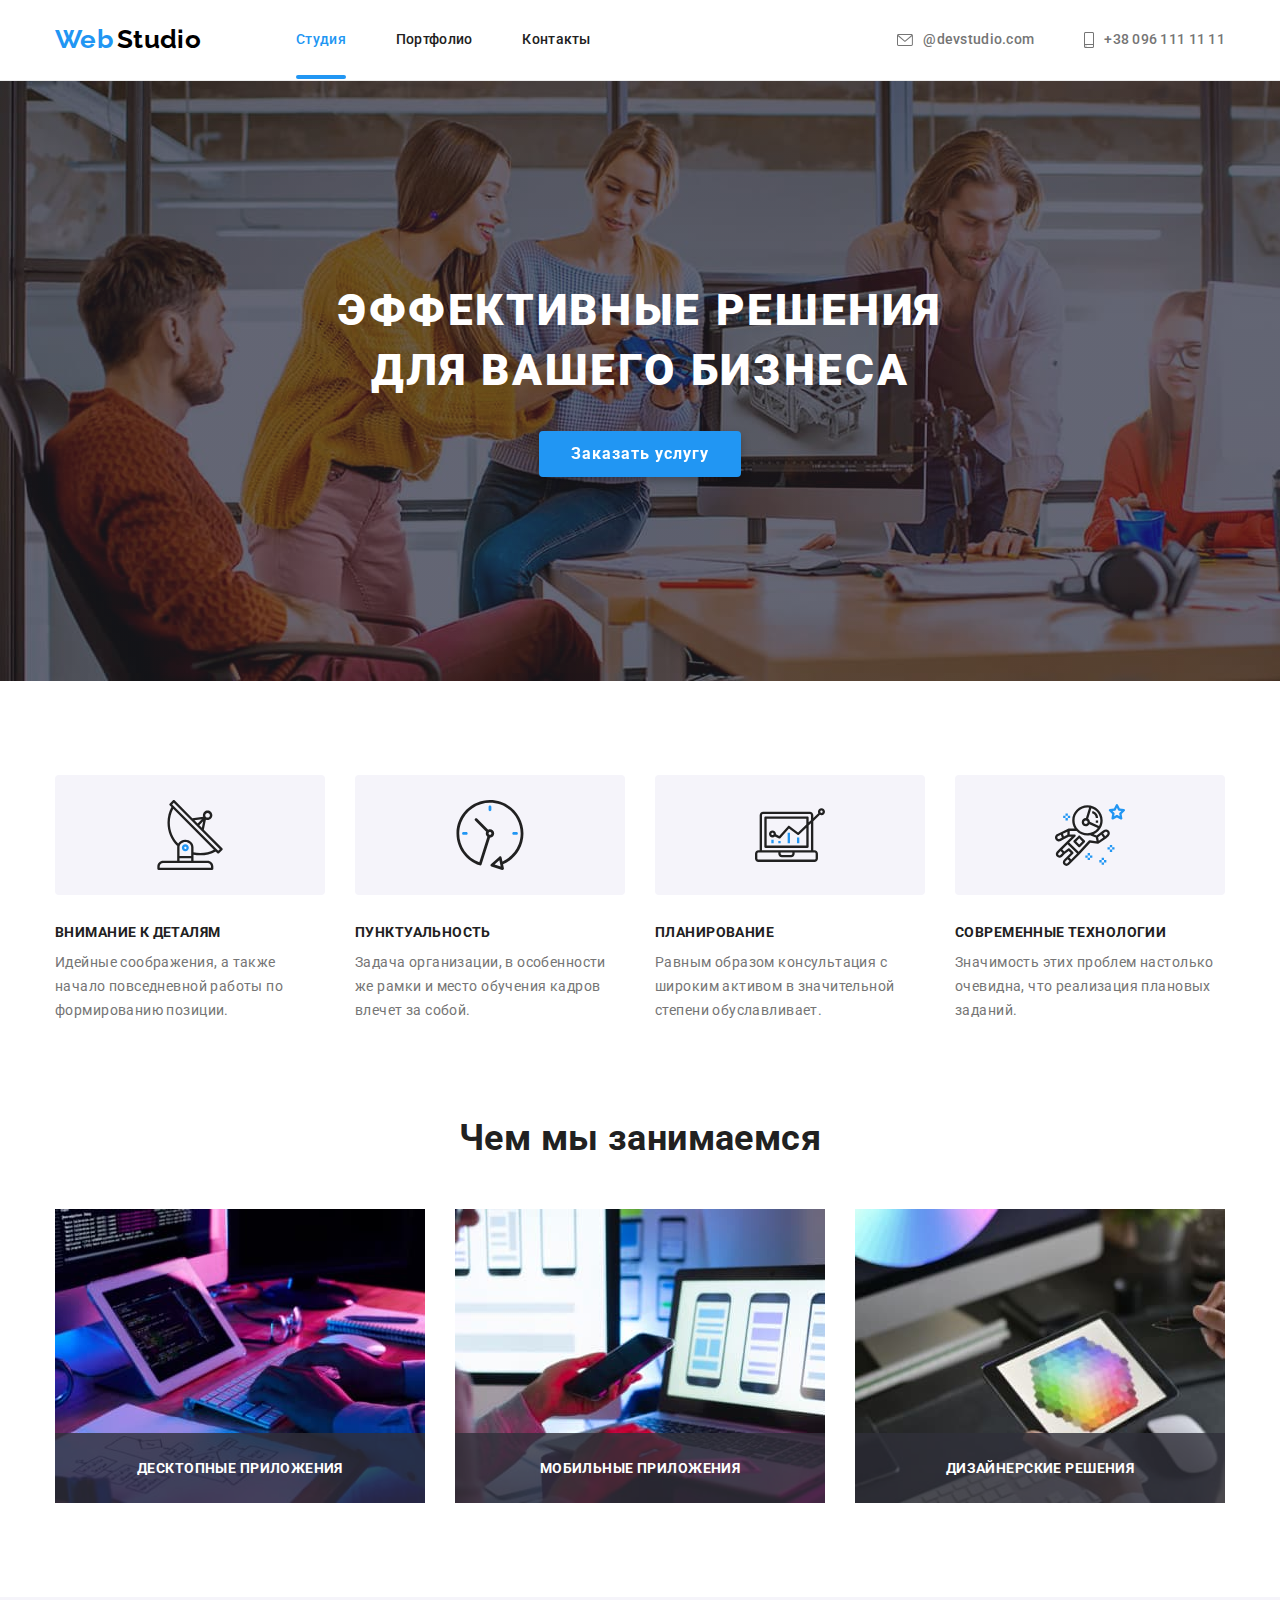
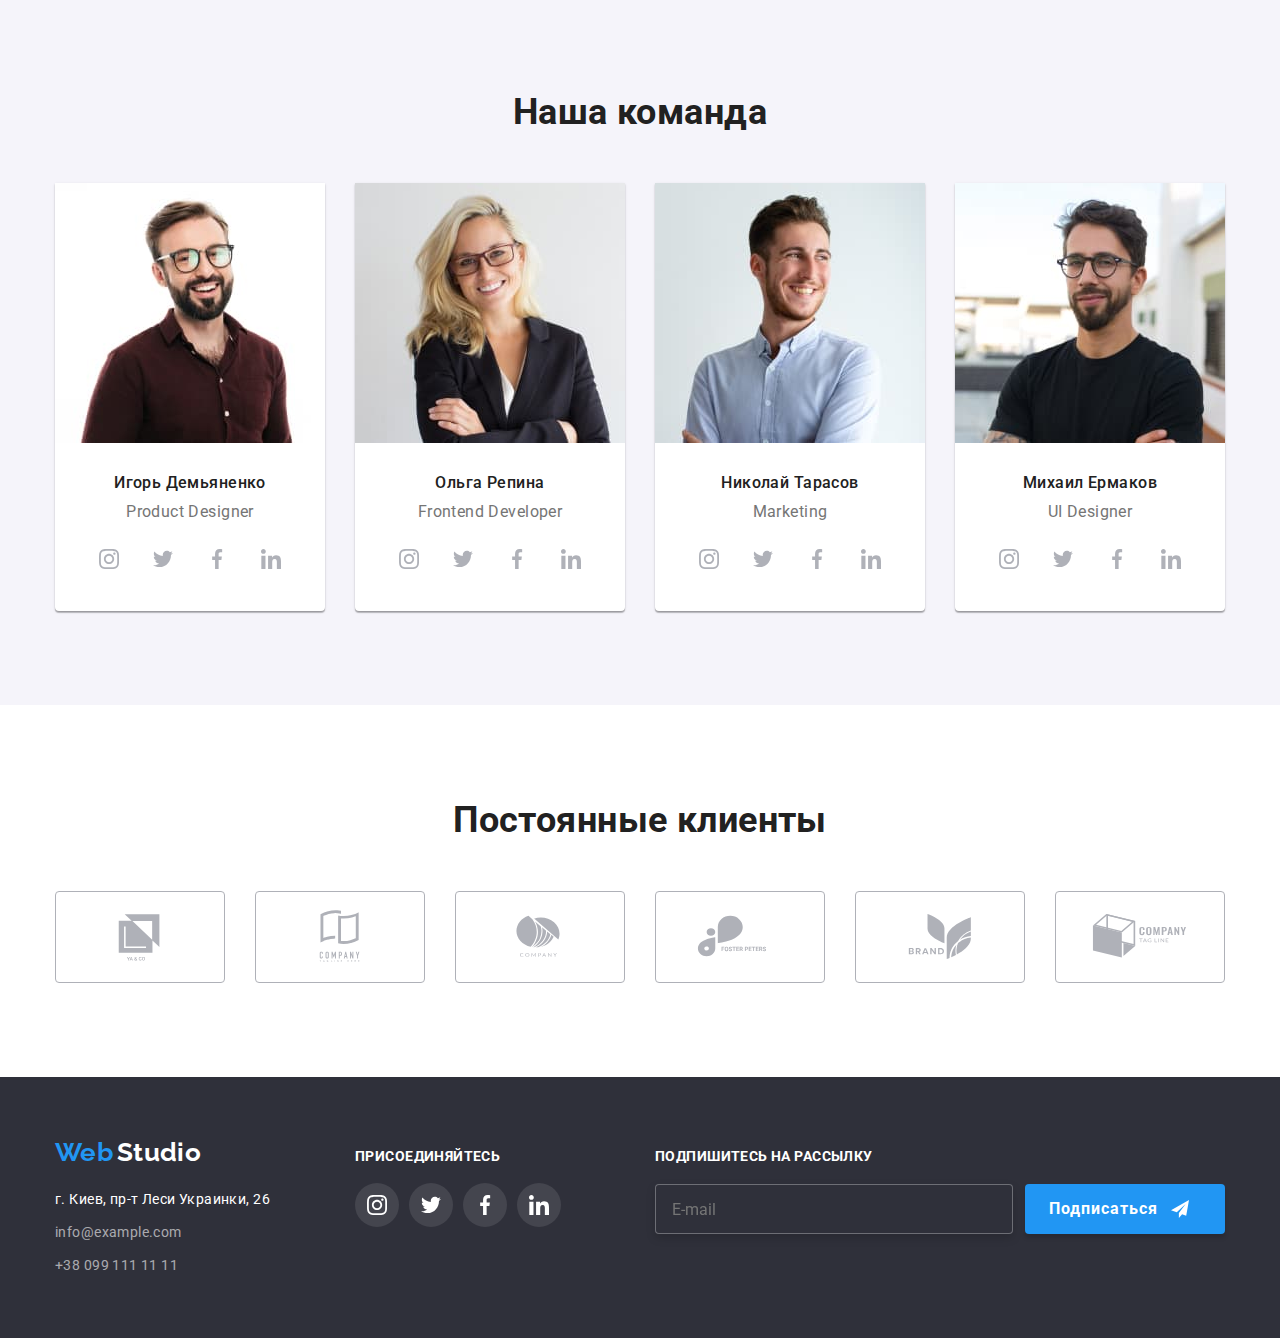
<file: index.html>
<!DOCTYPE html>
<html lang="ru">
	<head>
		<meta charset="UTF-8" />
		<meta http-equiv="X-UA-Compatible" content="IE=edge" />
		<meta name="viewport" content="width=device-width, initial-scale=1.0" />
		<title>Document</title>
		<link rel="preconnect" href="https://fonts.googleapis.com" />
		<link rel="preconnect" href="https://fonts.gstatic.com" crossorigin />
		<link
			href="https://fonts.googleapis.com/css2?family=Raleway:wght@700&family=Roboto:wght@400;500;700;900&display=swap"
			rel="stylesheet"
		/>
		<link
			rel="stylesheet"
			href="https://cdnjs.cloudflare.com/ajax/libs/modern-normalize/1.1.0/modern-normalize.min.css"
			integrity="sha512-wpPYUAdjBVSE4KJnH1VR1HeZfpl1ub8YT/NKx4PuQ5NmX2tKuGu6U/JRp5y+Y8XG2tV+wKQpNHVUX03MfMFn9Q=="
			crossorigin="anonymous"
			referrerpolicy="no-referrer"
		/>
		<link rel="stylesheet" href="./css/main.min.css" />
	</head>

	<body>
		<header class="header">
			<div class="container">
				<nav class="nav">
					<a class="nav__style-logo" href="">
						<span class="nav__style-web">Web</span>
						<span class="nav__style-studio">Studio</span>
					</a>
					<ul class="list-link">
						<li class="list-link__marker">
							<a class="list-link__page list-link__active" href="./index.html">Студия</a>
						</li>
						<li class="list-link__marker"><a class="list-link__page" href="./portfolio.html">Портфолио</a></li>
						<li class="list-link__marker"><a class="list-link__page" href="">Контакты</a></li>
					</ul>

					<ul class="contact">
						<li class="contact__list">
							<a class="contact__link" href="mailto:info@devstudio.com">
								<svg class="contact__icon" width="16" height="12">
									<use href="./images/symbol-defs.svg#icon-mail"></use>
								</svg>
								<span>@devstudio.com</span>
							</a>
						</li>
						<li class="contact__list">
							<a class="contact__link" href="tel:+380961111111">
								<svg class="contact__icon" width="10" height="16">
									<use href="./images/symbol-defs.svg#icon-smartphone"></use>
								</svg>
								<span>+38 096 111 11 11</span>
							</a>
						</li>
					</ul>
				</nav>
			</div>
		</header>

		<section class="hero">
			<div class="container">
				<h1 class="hero__text">Эффективные решения для вашего бизнеса</h1>
				<button data-modal-open class="hero__button" type="button">Заказать услугу</button>
			</div>
			<div data-modal class="backdrop is-hidden">
				<div class="modal">
					<button data-modal-close class="modal__button"></button>
					<form autocomplete="off">
						<p class="modal__paragraph">Оставьте свои данные, мы вам перезвоним</p>
						<div class="modal-form">
							<label for="name" class="modal-form__label">Имя</label>
							<input type="text" class="modal-form__input" name="name" id="name" />
							<span class="modal-form__icon">
								<svg height="18" width="18">
									<use href="./images/symbol-defs.svg#icon-person-black" />
								</svg>
							</span>
						</div>
						<div class="modal-form">
							<label for="tel" class="modal-form__label">Телефон</label>
							<input type="tel" class="modal-form__input" name="tel" id="tel" />
							<span class="modal-form__icon">
								<svg height="18" width="18">
									<use href="./images/symbol-defs.svg#icon-phone-black" />
								</svg>
							</span>
						</div>
						<div class="modal-form">
							<label for="mail" class="modal-form__label">Почта</label>
							<input type="email" class="modal-form__input" name="mail" id="mail" />
							<span class="modal-form__icon">
								<svg height="18" width="18">
									<use href="./images/symbol-defs.svg#icon-email-black" />
								</svg>
							</span>
						</div>
						<div class="modal-form">
							<label for="content" class="modal-form__label">Комментарий</label>
							<textarea class="modal-form__textarea" name="content" id="content" placeholder="Введите текст"></textarea>
						</div>

						<div>
							<label class="checkbox">
								<input type="checkbox" class="checkbox__input" name="agree" />
								<span class="checkbox__text"></span>
								Соглашаюсь с рассылкой и принимаю
								<a class="modal-link__policy" href="">Условия договора</a>
							</label>
						</div>

						<button class="modal-form__button" type="submit">Отправить</button>
					</form>
				</div>
			</div>
		</section>
		<section class="section">
			<div class="container">
				<h2 class="hidden">Особенности</h2>
				<ul class="specifics">
					<li class="specifics__list">
						<div class="specifics__icon">
							<svg width="70" height="70">
								<use href="./images/symbol-defs.svg#icon-antenna"></use>
							</svg>
						</div>
						<h3 class="specifics__title">Внимание к деталям</h3>
						<p class="specifics__text">
							Идейные соображения, а также начало повседневной работы по формированию позиции.
						</p>
					</li>
					<li class="specifics__list">
						<div class="specifics__icon">
							<svg width="70" height="70">
								<use href="./images/symbol-defs.svg#icon-clock"></use>
							</svg>
						</div>
						<h3 class="specifics__title">Пунктуальность</h3>
						<p class="specifics__text">
							Задача организации, в особенности же рамки и место обучения кадров влечет за собой.
						</p>
					</li>
					<li class="specifics__list">
						<div class="specifics__icon">
							<svg width="70" height="70">
								<use href="./images/symbol-defs.svg#icon-diagram"></use>
							</svg>
						</div>
						<h3 class="specifics__title">Планирование</h3>
						<p class="specifics__text">
							Равным образом консультация с широким активом в значительной степени обуславливает.
						</p>
					</li>
					<li class="specifics__list">
						<div class="specifics__icon">
							<svg width="70" height="70">
								<use href="./images/symbol-defs.svg#icon-astronaut"></use>
							</svg>
						</div>
						<h3 class="specifics__title">Современные технологии</h3>
						<p class="specifics__text">Значимость этих проблем настолько очевидна, что реализация плановых заданий.</p>
					</li>
				</ul>
			</div>
		</section>

		<section class="section section-images">
			<div class="container">
				<h2 class="title">Чем мы занимаемся</h2>
				<ul class="section-images__list">
					<li class="list-images">
						<div class="list-images__block">
							<img src="./images/box-new1-2.jpg" width="370" height="294" alt="работа на клавиатуре" />
							<div class="list-images__text">
								<p>Десктопные приложения</p>
							</div>
						</div>
					</li>
					<li class="list-images">
						<div class="list-images__block">
							<img src="./images/img-new.jpg" width="370" height="294" alt="работа на ноутбуке" />
							<div class="list-images__text">
								<p>Мобильные приложения</p>
							</div>
						</div>
					</li>
					<li class="list-images">
						<div class="list-images__block">
							<img src="./images/img-2.jpg" width="370" height="294" alt="работа с планшетом" />
							<div class="list-images__text">
								<p>Дизайнерские решения</p>
							</div>
						</div>
					</li>
				</ul>
			</div>
		</section>

		<section class="section team">
			<div class="container">
				<h2 class="title">Наша команда</h2>
				<ul class="team__list">
					<li class="team__images">
						<img src="./images/img-new-3.jpg" width="270" alt="картинка 1" />
						<h3 class="team__name">Игорь Демьяненко</h3>
						<p class="team__position">Product Designer</p>
						<ul class="team__list-social">
							<li class="team__list-paragraph">
								<a class="team__link" href="">
									<svg class="team__icon" width="20" height="20">
										<use href="./images/symbol-defs.svg#icon-instagram"></use>
									</svg>
								</a>
							</li>
							<li class="team__list-paragraph">
								<a class="team__link" href="">
									<svg class="team__icon" width="20" height="20">
										<use href="./images/symbol-defs.svg#icon-twitter"></use>
									</svg>
								</a>
							</li>
							<li class="team__list-paragraph">
								<a class="team__link" href="">
									<svg class="team__icon" width="20" height="20">
										<use href="./images/symbol-defs.svg#icon-facebook"></use>
									</svg>
								</a>
							</li>
							<li class="team__list-paragraph">
								<a class="team__link" href="">
									<svg class="team__icon" width="20" height="20">
										<use href="./images/symbol-defs.svg#icon-linkedin"></use>
									</svg>
								</a>
							</li>
						</ul>
					</li>
					<li class="team__images">
						<img src="./images/img-new-4.jpg" width="270" alt="картинка 2" />
						<h3 class="team__name">Ольга Репина</h3>
						<p class="team__position">Frontend Developer</p>
						<ul class="team__list-social">
							<li class="team__list-paragraph">
								<a class="team__link" href="">
									<svg class="team__icon" width="20" height="20">
										<use href="./images/symbol-defs.svg#icon-instagram"></use>
									</svg>
								</a>
							</li>
							<li class="team__list-paragraph">
								<a class="team__link" href="">
									<svg class="team__icon" width="20" height="20">
										<use href="./images/symbol-defs.svg#icon-twitter"></use>
									</svg>
								</a>
							</li>
							<li class="team__list-paragraph">
								<a class="team__link" href="">
									<svg class="team__icon" width="20" height="20">
										<use href="./images/symbol-defs.svg#icon-facebook"></use>
									</svg>
								</a>
							</li>
							<li class="team__list-paragraph">
								<a class="team__link" href="">
									<svg class="team__icon" width="20" height="20">
										<use href="./images/symbol-defs.svg#icon-linkedin"></use>
									</svg>
								</a>
							</li>
						</ul>
					</li>
					<li class="team__images">
						<img src="./images/img-new-5.jpg" width="270" alt="картинка 3" />
						<h3 class="team__name">Николай Тарасов</h3>
						<p class="team__position">Marketing</p>
						<ul class="team__list-social">
							<li class="team__list-paragraph">
								<a class="team__link" href="">
									<svg class="team__icon" width="20" height="20">
										<use href="./images/symbol-defs.svg#icon-instagram"></use>
									</svg>
								</a>
							</li>
							<li class="team__list-paragraph">
								<a class="team__link" href="">
									<svg class="team__icon" width="20" height="20">
										<use href="./images/symbol-defs.svg#icon-twitter"></use>
									</svg>
								</a>
							</li>
							<li class="team__list-paragraph">
								<a class="team__link" href="">
									<svg class="team__icon" width="20" height="20">
										<use href="./images/symbol-defs.svg#icon-facebook"></use>
									</svg>
								</a>
							</li>
							<li class="team__list-paragraph">
								<a class="team__link" href="">
									<svg class="team__icon" width="20" height="20">
										<use href="./images/symbol-defs.svg#icon-linkedin"></use>
									</svg>
								</a>
							</li>
						</ul>
					</li>
					<li class="team__images">
						<img src="./images/img-new-6.jpg" width="270" alt="картинка 4" />
						<h3 class="team__name">Михаил Ермаков</h3>
						<p class="team__position">UI Designer</p>
						<ul class="team__list-social">
							<li class="team__list-paragraph">
								<a class="team__link" href="">
									<svg class="team__icon" width="20" height="20">
										<use href="./images/symbol-defs.svg#icon-instagram"></use>
									</svg>
								</a>
							</li>
							<li class="team__list-paragraph">
								<a class="team__link" href="">
									<svg class="team__icon" width="20" height="20">
										<use href="./images/symbol-defs.svg#icon-twitter"></use>
									</svg>
								</a>
							</li>
							<li class="team__list-paragraph">
								<a class="team__link" href="">
									<svg class="team__icon" width="20" height="20">
										<use href="./images/symbol-defs.svg#icon-facebook"></use>
									</svg>
								</a>
							</li>
							<li class="team__list-paragraph">
								<a class="team__link" href="">
									<svg class="team__icon" width="20" height="20">
										<use href="./images/symbol-defs.svg#icon-linkedin"></use>
									</svg>
								</a>
							</li>
						</ul>
					</li>
				</ul>
			</div>
		</section>

		<section class="section">
			<div class="container">
				<h2 class="title">Постоянные клиенты</h2>
				<ul class="logo">
					<li class="logo__list">
						<a class="logo__link" href="">
							<svg width="106" height="60">
								<use href="./images/symbol-defs.svg#icon-Logo-1"></use>
							</svg>
						</a>
					</li>
					<li class="logo__list">
						<a class="logo__link" href="">
							<svg width="106" height="60">
								<use href="./images/symbol-defs.svg#icon-Logo-2"></use>
							</svg>
						</a>
					</li>
					<li class="logo__list">
						<a class="logo__link" href="">
							<svg width="106" height="60">
								<use href="./images/symbol-defs.svg#icon-Logo-3"></use>
							</svg>
						</a>
					</li>
					<li class="logo__list">
						<a class="logo__link" href="">
							<svg width="106" height="60">
								<use href="./images/symbol-defs.svg#icon-Logo-4"></use>
							</svg>
						</a>
					</li>
					<li class="logo__list">
						<a class="logo__link" href="">
							<svg width="106" height="60">
								<use href="./images/symbol-defs.svg#icon-Logo-5"></use>
							</svg>
						</a>
					</li>
					<li class="logo__list">
						<a class="logo__link" href="">
							<svg width="106" height="60">
								<use href="./images/symbol-defs.svg#icon-Logo-6"></use>
							</svg>
						</a>
					</li>
				</ul>
			</div>
		</section>

		<footer class="footer">
			<div class="container footer__container">
				<div class="footer__address">
					<a class="footer__logo" href="">
						<span class="footer__style-web">Web</span>
						<span class="footer__style-studio">Studio</span>
					</a>
					<address>
						<ul>
							<li>
								<p class="footer__text">г. Киев, пр-т Леси Украинки, 26</p>
							</li>
							<li>
								<a class="footer__paragraph footer__mail" href="mailto:info@example.com">info@example.com</a>
							</li>
							<li>
								<a class="footer__paragraph" href="tel:+380991111111">+38 099 111 11 11</a>
							</li>
						</ul>
					</address>
				</div>
				<div class="footer__social">
					<p>Присоединяйтесь</p>
					<ul class="footer__list">
						<li>
							<a class="footer__link" href="">
								<svg class="footer__icon" width="20" height="20">
									<use href="./images/symbol-defs.svg#icon-instagram"></use>
								</svg>
							</a>
						</li>
						<li>
							<a class="footer__link" href="">
								<svg class="footer__icon" width="20" height="20">
									<use href="./images/symbol-defs.svg#icon-twitter"></use>
								</svg>
							</a>
						</li>
						<li>
							<a class="footer__link" href="">
								<svg class="footer__icon" width="20" height="20">
									<use href="./images/symbol-defs.svg#icon-facebook"></use>
								</svg>
							</a>
						</li>
						<li>
							<a class="footer__link" href="">
								<svg class="footer__icon" width="20" height="20">
									<use href="./images/symbol-defs.svg#icon-linkedin"></use>
								</svg>
							</a>
						</li>
					</ul>
				</div>
				<div class="footer__subscribe">
					<p>Подпишитесь на рассылку</p>
					<form class="footer-form">
						<input type="email" class="footer-form__input" name="mail" placeholder="E-mail" />
						<button class="footer-form__button" type="submit">
							<span>Подписаться</span>
							<svg class="footer-form__icon" width="24" height="24">
								<use href="images/symbol-defs.svg#icon-send" />
							</svg>
						</button>
					</form>
				</div>
			</div>
		</footer>
		<script src="./js/modal.js"></script>
	</body>
</html>
</file>
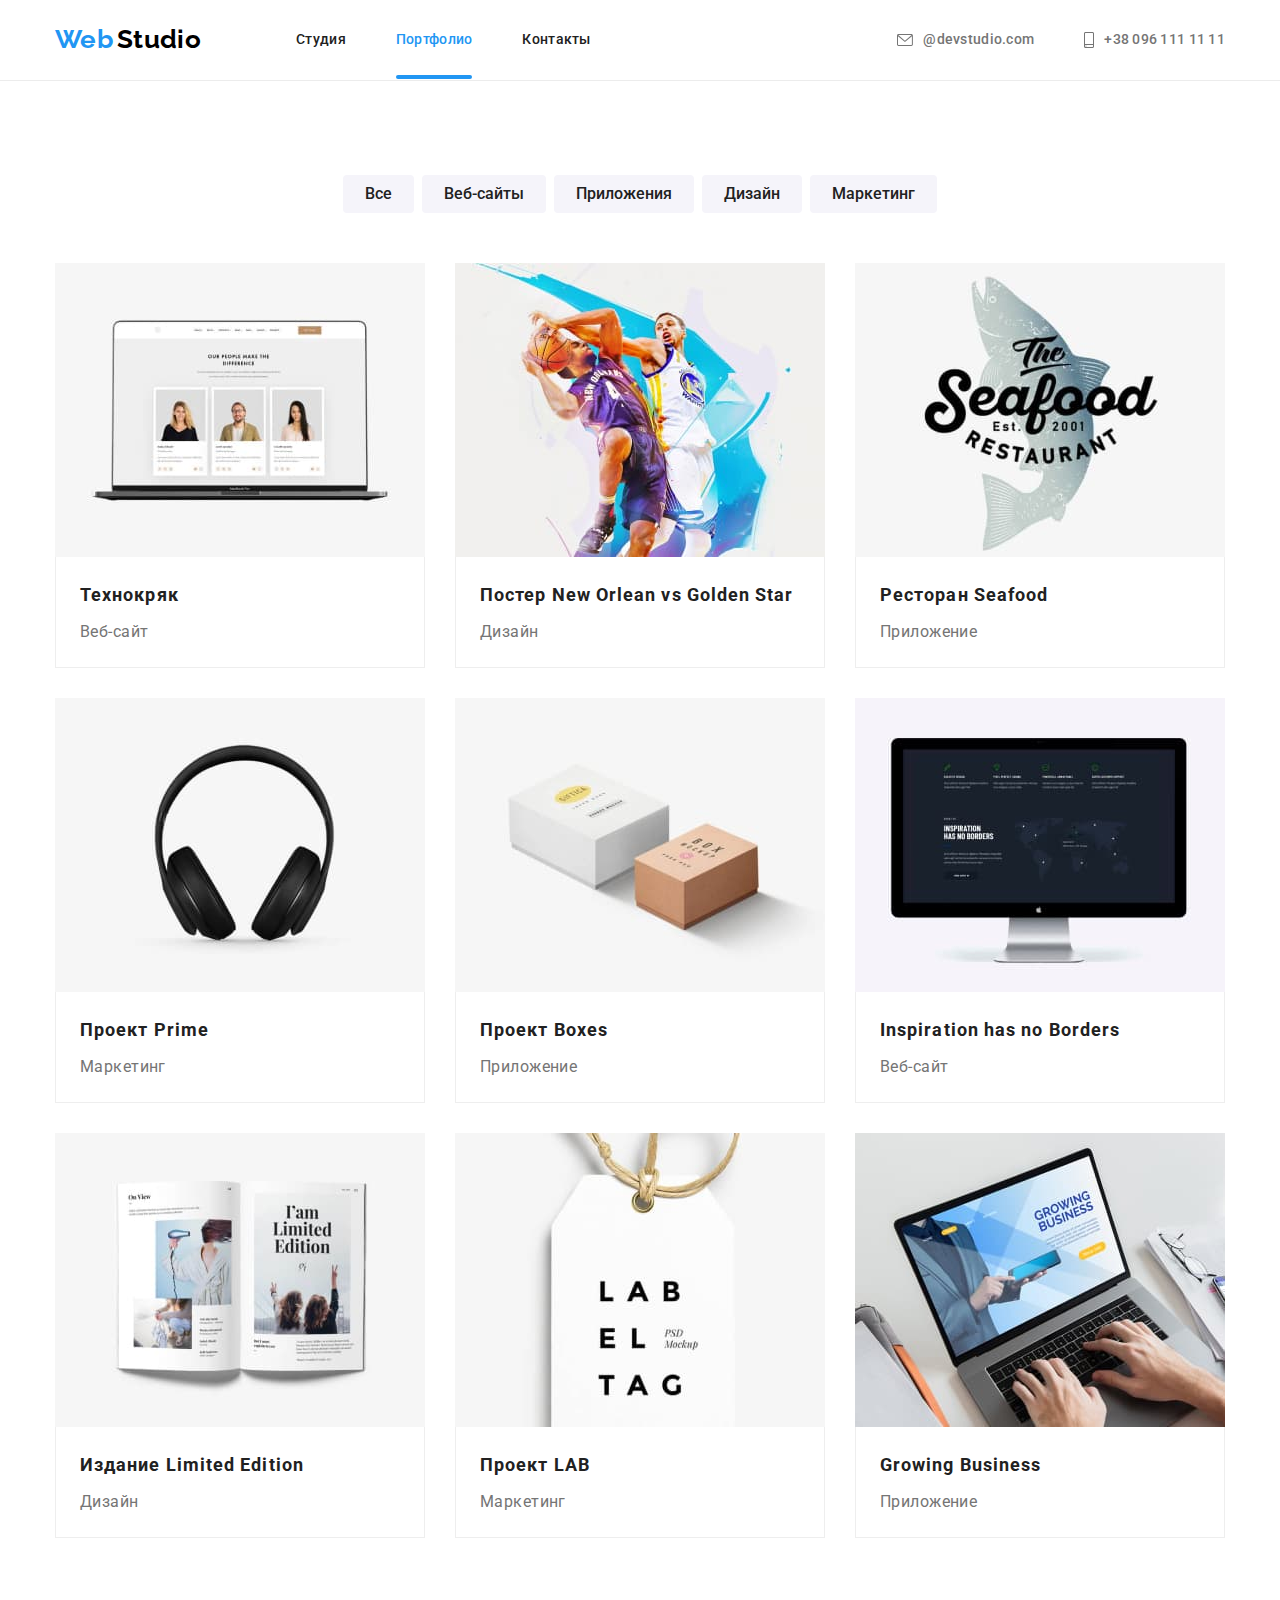
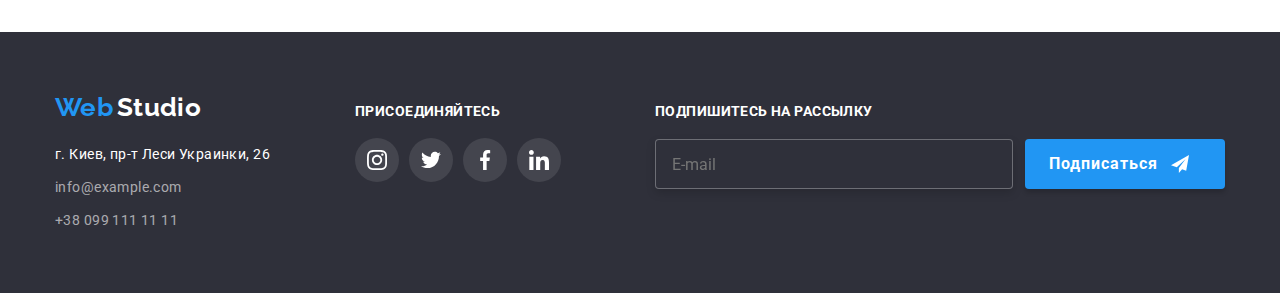
<file: portfolio.html>
<!DOCTYPE html>
<html lang="ru">
	<head>
		<meta charset="UTF-8" />
		<meta http-equiv="X-UA-Compatible" content="IE=edge" />
		<meta name="viewport" content="width=device-width, initial-scale=1.0" />
		<title>Document</title>
		<link rel="preconnect" href="https://fonts.googleapis.com" />
		<link rel="preconnect" href="https://fonts.gstatic.com" crossorigin />
		<link
			href="https://fonts.googleapis.com/css2?family=Raleway:wght@700&family=Roboto:wght@400;500;700;900&display=swap"
			rel="stylesheet"
		/>
		<link
			rel="stylesheet"
			href="https://cdnjs.cloudflare.com/ajax/libs/modern-normalize/1.1.0/modern-normalize.min.css"
			integrity="sha512-wpPYUAdjBVSE4KJnH1VR1HeZfpl1ub8YT/NKx4PuQ5NmX2tKuGu6U/JRp5y+Y8XG2tV+wKQpNHVUX03MfMFn9Q=="
			crossorigin="anonymous"
			referrerpolicy="no-referrer"
		/>
		<link rel="stylesheet" href="./css/main.min.css" />
	</head>
	<body>
		<header class="header">
			<div class="container">
				<nav class="nav">
					<a class="nav__style-logo" href="">
						<span class="nav__style-web">Web</span>
						<span class="nav__style-studio">Studio</span>
					</a>
					<ul class="list-link">
						<li class="list-link__marker"><a class="list-link__page" href="./index.html">Студия</a></li>
						<li class="list-link__marker">
							<a class="list-link__page list-link__active" href="./portfolio.html">Портфолио</a>
						</li>
						<li class="list-link__marker"><a class="list-link__page" href="">Контакты</a></li>
					</ul>

					<ul class="contact">
						<li class="contact__list">
							<a class="contact__link" href="mailto:info@devstudio.com">
								<svg class="contact__icon" width="16" height="12">
									<use href="./images/symbol-defs.svg#icon-mail"></use>
								</svg>
								<span>@devstudio.com</span>
							</a>
						</li>
						<li class="contact__list">
							<a class="contact__link" href="tel:+380961111111">
								<svg class="contact__icon" width="10" height="16">
									<use href="./images/symbol-defs.svg#icon-smartphone"></use>
								</svg>
								<span>+38 096 111 11 11</span>
							</a>
						</li>
					</ul>
				</nav>
			</div>
		</header>

		<section class="section">
			<div class="container">
				<h1 class="hidden">Подборка</h1>
				<ul class="button-list">
					<li><button class="button-list__link" type="button">Все</button></li>
					<li><button class="button-list__link" type="button">Веб-сайты</button></li>
					<li><button class="button-list__link" type="button">Приложения</button></li>
					<li><button class="button-list__link" type="button">Дизайн</button></li>
					<li><button class="button-list__link" type="button">Маркетинг</button></li>
				</ul>
				<ul class="portfolio">
					<li class="portfolio__paragraph">
						<a class="portfolio__item" href="">
							<div class="portfolio__photo">
								<div class="portfolio__text">
									Ресурс предлагает комплексные предложения с разным уровнем функционала и сервисов. Все это позволит
									посетителю получить исчерпывающие сведения о компании или частном лице.
								</div>
								<img src="./images/img-new-7.jpg" width="370" alt="фото на ноутбуке" />
							</div>
							<div class="portfolio__info">
								<h2 class="portfolio__name">Технокряк</h2>
								<p class="portfolio__profile">Веб-сайт</p>
							</div>
						</a>
					</li>
					<li class="portfolio__paragraph">
						<a class="portfolio__item" href="">
							<div class="portfolio__photo">
								<div class="portfolio__text">
									Ресурс предлагает комплексные предложения с разным уровнем функционала и сервисов. Все это позволит
									посетителю получить исчерпывающие сведения о компании или частном лице.
								</div>

								<img src="./images/img-new-8.jpg" width="370" alt="спортсмены с мячем" />
							</div>
							<div class="portfolio__info">
								<h2 class="portfolio__name">Постер New Orlean vs Golden Star</h2>
								<p class="portfolio__profile">Дизайн</p>
							</div>
						</a>
					</li>
					<li class="portfolio__paragraph">
						<a class="portfolio__item" href="">
							<div class="portfolio__photo">
								<div class="portfolio__text">
									Ресурс предлагает комплексные предложения с разным уровнем функционала и сервисов. Все это позволит
									посетителю получить исчерпывающие сведения о компании или частном лице.
								</div>

								<img src="./images/img-new-9.jpg" width="370" alt="эмблема ресторана" />
							</div>
							<div class="portfolio__info">
								<h2 class="portfolio__name">Ресторан Seafood</h2>
								<p class="portfolio__profile">Приложение</p>
							</div>
						</a>
					</li>
					<li class="portfolio__paragraph">
						<a class="portfolio__item" href="">
							<div class="portfolio__photo">
								<div class="portfolio__text">
									Ресурс предлагает комплексные предложения с разным уровнем функционала и сервисов. Все это позволит
									посетителю получить исчерпывающие сведения о компании или частном лице.
								</div>

								<img src="./images/img-new-10.jpg" width="370" alt="наушники" />
							</div>
							<div class="portfolio__info">
								<h2 class="portfolio__name">Проект Prime</h2>
								<p class="portfolio__profile">Маркетинг</p>
							</div>
						</a>
					</li>
					<li class="portfolio__paragraph">
						<a class="portfolio__item" href="">
							<div class="portfolio__photo">
								<div class="portfolio__text">
									Ресурс предлагает комплексные предложения с разным уровнем функционала и сервисов. Все это позволит
									посетителю получить исчерпывающие сведения о компании или частном лице.
								</div>

								<img src="./images/img-new-11.jpg" width="370" alt="коробки" />
							</div>
							<div class="portfolio__info">
								<h2 class="portfolio__name">Проект Boxes</h2>
								<p class="portfolio__profile">Приложение</p>
							</div>
						</a>
					</li>
					<li class="portfolio__paragraph">
						<a class="portfolio__item" href="">
							<div class="portfolio__photo">
								<div class="portfolio__text">
									Ресурс предлагает комплексные предложения с разным уровнем функционала и сервисов. Все это позволит
									посетителю получить исчерпывающие сведения о компании или частном лице.
								</div>

								<img src="./images/img-new-12.jpg" width="370" alt="монитор" />
							</div>
							<div class="portfolio__info">
								<h2 class="portfolio__name">Inspiration has no Borders</h2>
								<p class="portfolio__profile">Веб-сайт</p>
							</div>
						</a>
					</li>
					<li class="portfolio__paragraph">
						<a class="portfolio__item" href="">
							<div class="portfolio__photo">
								<div class="portfolio__text">
									Ресурс предлагает комплексные предложения с разным уровнем функционала и сервисов. Все это позволит
									посетителю получить исчерпывающие сведения о компании или частном лице.
								</div>

								<img src="./images/img-new-13.jpg" width="370" alt="журнал" />
							</div>
							<div class="portfolio__info">
								<h2 class="portfolio__name">Издание Limited Edition</h2>
								<p class="portfolio__profile">Дизайн</p>
							</div>
						</a>
					</li>
					<li class="portfolio__paragraph">
						<a class="portfolio__item" href="">
							<div class="portfolio__photo">
								<div class="portfolio__text">
									Ресурс предлагает комплексные предложения с разным уровнем функционала и сервисов. Все это позволит
									посетителю получить исчерпывающие сведения о компании или частном лице.
								</div>

								<img src="./images/img-new-14.jpg" width="370" alt="лейба" />
							</div>
							<div class="portfolio__info">
								<h2 class="portfolio__name">Проект LAB</h2>
								<p class="portfolio__profile">Маркетинг</p>
							</div>
						</a>
					</li>
					<li class="portfolio__paragraph">
						<a class="portfolio__item" href="">
							<div class="portfolio__photo">
								<div class="portfolio__text">
									Ресурс предлагает комплексные предложения с разным уровнем функционала и сервисов. Все это позволит
									посетителю получить исчерпывающие сведения о компании или частном лице.
								</div>

								<img src="./images/img-new-15.jpg" width="370" alt="работа на ноутбуке" />
							</div>
							<div class="portfolio__info">
								<h2 class="portfolio__name">Growing Business</h2>
								<p class="portfolio__profile">Приложение</p>
							</div>
						</a>
					</li>
				</ul>
			</div>
		</section>
		<footer class="footer">
			<div class="container footer__container">
				<div class="footer__address">
					<a class="footer__logo" href="">
						<span class="footer__style-web">Web</span>
						<span class="footer__style-studio">Studio</span>
					</a>
					<address>
						<ul>
							<li>
								<p class="footer__text">г. Киев, пр-т Леси Украинки, 26</p>
							</li>
							<li>
								<a class="footer__paragraph footer__mail" href="mailto:info@example.com">info@example.com</a>
							</li>
							<li>
								<a class="footer__paragraph" href="tel:+380991111111">+38 099 111 11 11</a>
							</li>
						</ul>
					</address>
				</div>
				<div class="footer__social">
					<p>Присоединяйтесь</p>
					<ul class="footer__list">
						<li>
							<a class="footer__link" href="">
								<svg class="footer__icon" width="20" height="20">
									<use href="./images/symbol-defs.svg#icon-instagram"></use>
								</svg>
							</a>
						</li>
						<li>
							<a class="footer__link" href="">
								<svg class="footer__icon" width="20" height="20">
									<use href="./images/symbol-defs.svg#icon-twitter"></use>
								</svg>
							</a>
						</li>
						<li>
							<a class="footer__link" href="">
								<svg class="footer__icon" width="20" height="20">
									<use href="./images/symbol-defs.svg#icon-facebook"></use>
								</svg>
							</a>
						</li>
						<li>
							<a class="footer__link" href="">
								<svg class="footer__icon" width="20" height="20">
									<use href="./images/symbol-defs.svg#icon-linkedin"></use>
								</svg>
							</a>
						</li>
					</ul>
				</div>
				<div class="footer__subscribe">
					<p>Подпишитесь на рассылку</p>
					<form class="footer-form">
						<input type="email" class="footer-form__input" name="mail" placeholder="E-mail" />
						<button class="footer-form__button" type="submit">
							<span>Подписаться</span>
							<svg class="footer-form__icon" width="24" height="24">
								<use href="images/symbol-defs.svg#icon-send" />
							</svg>
						</button>
					</form>
				</div>
			</div>
		</footer>
		<script src="./js/modal.js"></script>
	</body>
</html>
</file>
<file: css/main.min.css>
img{display:block;width:100%;height:auto}h1,h2,h3,h4,h5,h6,ul,p{margin:0;padding:0}ul{list-style:none;margin:0;padding:0}/*! modern-normalize v1.1.0 | MIT License | https://github.com/sindresorhus/modern-normalize */*,::before,::after{-webkit-box-sizing:border-box;box-sizing:border-box}html{line-height:1.15;-webkit-text-size-adjust:100%;-moz-tab-size:4;-o-tab-size:4;tab-size:4}body{margin:0;font-family:system-ui,-apple-system,"Segoe UI",Roboto,Helvetica,Arial,sans-serif,"Apple Color Emoji","Segoe UI Emoji"}hr{height:0;color:inherit}abbr[title]{-webkit-text-decoration:underline dotted;text-decoration:underline dotted}b,strong{font-weight:bolder}code,kbd,samp,pre{font-family:ui-monospace,SFMono-Regular,Consolas,"Liberation Mono",Menlo,monospace;font-size:1em}small{font-size:80%}sub,sup{font-size:75%;line-height:0;position:relative;vertical-align:baseline}sub{bottom:-0.25em}sup{top:-0.5em}table{text-indent:0;border-color:inherit}button,input,optgroup,select,textarea{font-family:inherit;font-size:100%;line-height:1.15;margin:0}button,select{text-transform:none}button,[type=button],[type=reset],[type=submit]{-webkit-appearance:button}::-moz-focus-inner{border-style:none;padding:0}:-moz-focusring{outline:1px dotted ButtonText}:-moz-ui-invalid{box-shadow:none}legend{padding:0}progress{vertical-align:baseline}::-webkit-inner-spin-button,::-webkit-outer-spin-button{height:auto}[type=search]{-webkit-appearance:textfield;outline-offset:-2px}::-webkit-search-decoration{-webkit-appearance:none}::-webkit-file-upload-button{-webkit-appearance:button;font:inherit}summary{display:list-item}body{background-color:#fff;color:#212121;font-family:"Roboto",sans-serif;font-size:14px;letter-spacing:.03em}.container{width:1200px;margin:0 auto;padding:0 15px}.section{padding-top:94px;padding-bottom:94px}.hidden{display:none}.header{border-bottom:1px solid #ececec}.nav{display:-webkit-box;display:-ms-flexbox;display:flex;-webkit-box-align:center;-ms-flex-align:center;align-items:center}.nav__style-logo{text-decoration:none;margin-right:95px;padding-top:24px;padding-bottom:25px}.nav__style-web{font-family:"Raleway";font-weight:700;font-size:26px;line-height:1.19;color:#2196f3}.nav__style-studio{font-family:"Raleway";font-weight:700;font-size:26px;line-height:1.19;color:#000}.list-link{font-weight:500;line-height:1.14;display:-webkit-box;display:-ms-flexbox;display:flex;padding-left:0}.list-link__marker{margin-right:50px}.list-link__marker:last-child{margin-right:0}.list-link__page{color:#212121;text-decoration:none;letter-spacing:.02em;padding-top:32px;padding-bottom:32px;position:relative;-webkit-transition:color 250ms cubic-bezier(0.4, 0, 0.2, 1);transition:color 250ms cubic-bezier(0.4, 0, 0.2, 1)}.list-link__page:hover,.list-link__page:focus{color:#2196f3}.list-link__active{color:#2196f3}.list-link__active:after{content:"";display:block;width:100%;height:4px;border-radius:2px;background-color:#2196f3;position:absolute;bottom:0;opacity:1}.contact{margin-left:auto;display:-webkit-box;display:-ms-flexbox;display:flex;padding-left:0}.contact__list{margin-right:50px;display:-webkit-box;display:-ms-flexbox;display:flex;-webkit-box-align:center;-ms-flex-align:center;align-items:center}.contact__list:last-child{margin-right:0}.contact__link{display:-webkit-box;display:-ms-flexbox;display:flex;-webkit-box-align:center;-ms-flex-align:center;align-items:center;font-weight:500;line-height:1.14;color:#757575;text-decoration:none;letter-spacing:.02em;padding-top:32px;padding-bottom:32px;-webkit-transition:color 250ms cubic-bezier(0.4, 0, 0.2, 1);transition:color 250ms cubic-bezier(0.4, 0, 0.2, 1)}.contact__link:focus,.contact__link:hover{color:#2196f3}.contact__icon{margin-right:10px;--color4: currentColor}.hero{background-color:#c4c4c4;text-align:center;padding-top:200px;padding-bottom:200px;background-image:-webkit-gradient(linear, left top, left bottom, from(rgba(47, 48, 58, 0.4)), to(rgba(47, 48, 58, 0.4))),url(../images/Img-hero.jpg);background-image:linear-gradient(rgba(47, 48, 58, 0.4), rgba(47, 48, 58, 0.4)),url(../images/Img-hero.jpg);max-width:1600px;height:600px;margin:0 auto}.hero__text{font-weight:900;font-size:44px;line-height:1.36;text-align:center;color:#fff;letter-spacing:.06em;text-transform:uppercase;width:700px;margin:0 auto 30px}.hero__button{font-weight:700;font-size:16px;line-height:1.88;-webkit-box-align:center;-ms-flex-align:center;align-items:center;text-align:center;color:#fff;cursor:pointer;background-color:#2196f3;letter-spacing:.06em;border-radius:4px;-webkit-filter:drop-shadow(0 4px 4px rgba(0, 0, 0, 0.25));filter:drop-shadow(0 4px 4px rgba(0, 0, 0, 0.25));padding:8px 32px;border:none}.modal{position:absolute;top:50%;left:50%;-webkit-transform:translate(-50%, -50%);transform:translate(-50%, -50%);min-height:581px;min-width:528px;background:#fff;-webkit-box-shadow:0 1px 3px rgba(0,0,0,.12),0 1px 1px rgba(0,0,0,.14),0 2px 1px rgba(0,0,0,.2);box-shadow:0 1px 3px rgba(0,0,0,.12),0 1px 1px rgba(0,0,0,.14),0 2px 1px rgba(0,0,0,.2);border-radius:4px;-webkit-transition:-webkit-transform 250ms cubic-bezier(0.4, 0, 0.2, 1);transition:-webkit-transform 250ms cubic-bezier(0.4, 0, 0.2, 1);transition:transform 250ms cubic-bezier(0.4, 0, 0.2, 1);transition:transform 250ms cubic-bezier(0.4, 0, 0.2, 1), -webkit-transform 250ms cubic-bezier(0.4, 0, 0.2, 1);padding:40px}.modal__button{position:absolute;top:8px;right:8px;width:30px;height:30px;padding:0;border:none;background:url(../images/icon-close.svg);cursor:pointer;-webkit-transition:color 250ms cubic-bezier(0.4, 0, 0.2, 1);transition:color 250ms cubic-bezier(0.4, 0, 0.2, 1)}.modal__button:hover{background:url(../images/icon-close2.svg)}.modal__paragraph{width:auto;margin:12px;font-weight:700;font-size:20px;line-height:1.15;color:#212121}.backdrop{position:fixed;top:0;left:0;width:100%;height:100%;z-index:1;background:rgba(0,0,0,.2);opacity:1;-webkit-transition:opacity 250ms cubic-bezier(0.4, 0, 0.2, 1);transition:opacity 250ms cubic-bezier(0.4, 0, 0.2, 1)}.backdrop.is-hidden{visibility:hidden;opacity:0;pointer-events:none;-webkit-transition-property:visibility,opacity;transition-property:visibility,opacity;-webkit-transition-delay:1000ms;transition-delay:1000ms}.modal-form{position:relative;display:block;margin-bottom:10px}.modal-form__input{width:448px;height:40px;border:1px solid rgba(33,33,33,.2);border-radius:4px;padding-left:42px;-webkit-transition:border 250ms cubic-bezier(0.4, 0, 0.2, 1);transition:border 250ms cubic-bezier(0.4, 0, 0.2, 1)}.modal-form__input:focus{border:1px solid #2196f3;resize:none;outline:none}.modal-form__input:focus+.modal-form__icon{fill:#2196f3}.modal-form__icon{position:absolute;display:block;top:50%;left:12px;width:18px;height:18px;-webkit-transition:fill 250ms cubic-bezier(0.4, 0, 0.2, 1);transition:fill 250ms cubic-bezier(0.4, 0, 0.2, 1)}.modal-form__textarea{width:448px;height:120px;padding:12px 16px;margin-bottom:20px;border:1px solid rgba(33,33,33,.2);border-radius:4px;-webkit-transition:border 250ms cubic-bezier(0.4, 0, 0.2, 1);transition:border 250ms cubic-bezier(0.4, 0, 0.2, 1);resize:none}.modal-form__textarea:focus{border:1px solid #2196f3;resize:none;outline:none}.modal-form__label{margin-bottom:4px;padding-left:5px;font-size:12px;line-height:1.166;letter-spacing:.01em;color:#757575;display:block;text-align:left}.modal-form__button{width:200px;height:50px;margin-top:30px;background:#2196f3;-webkit-box-shadow:0 4px 4px rgba(0,0,0,.15);box-shadow:0 4px 4px rgba(0,0,0,.15);border-radius:4px;border:none;font-weight:700;font-size:16px;line-height:1.88;-webkit-box-align:center;-ms-flex-align:center;align-items:center;text-align:center;letter-spacing:.06em;color:#fff;cursor:pointer}.modal-link__policy{color:#2196f3}.modal-link__policy:hover{color:#2196f3}.modal-link__policy:focus{color:#2196f3}.specifics{display:-webkit-box;display:-ms-flexbox;display:flex;padding-left:0}.specifics__list{width:270px;margin-right:30px}.specifics__list:last-child{margin-right:0}.specifics__title{font-weight:700;line-height:1.14;font-size:14px;text-transform:uppercase;margin-bottom:10px}.specifics__text{line-height:1.71;color:#757575}.specifics__icon{height:120px;margin-bottom:30px;background:#f5f4fa;border-radius:4px;display:-webkit-box;display:-ms-flexbox;display:flex;-webkit-box-align:center;-ms-flex-align:center;align-items:center;-webkit-box-pack:center;-ms-flex-pack:center;justify-content:center}.title{font-weight:700;font-size:36px;line-height:1.17;text-align:center;margin-bottom:50px;margin-top:0}.section-images{padding-top:0}.section-images__list{display:-webkit-box;display:-ms-flexbox;display:flex;padding-left:0}.list-images{margin-right:30px;width:370px}.list-images:last-child{margin-right:0}.list-images__text{display:-webkit-box;display:-ms-flexbox;display:flex;font-weight:700;line-height:1.142;-webkit-box-align:center;-ms-flex-align:center;align-items:center;-webkit-box-pack:center;-ms-flex-pack:center;justify-content:center;text-transform:uppercase;color:#fff;width:370px;height:70px;background-color:rgba(47,48,58,.8);margin-right:30px;position:absolute;bottom:0}.list-images__text:last-child{margin-right:0}.list-images__block{position:relative}.team{background-color:#f5f4fa}.team__list{display:-webkit-box;display:-ms-flexbox;display:flex;padding-left:0}.team__images{width:270px;margin-right:30px;background:#fff;-webkit-box-shadow:0 1px 3px rgba(0,0,0,.12),0 1px 1px rgba(0,0,0,.14),0 2px 1px rgba(0,0,0,.2);box-shadow:0 1px 3px rgba(0,0,0,.12),0 1px 1px rgba(0,0,0,.14),0 2px 1px rgba(0,0,0,.2);border-radius:0 0 4px 4px}.team__images:last-child{margin-right:0}.team__name{font-weight:500;font-size:16px;line-height:1.188;text-align:center;margin-top:30px;color:#212121}.team__position{font-size:16px;line-height:1.188;text-align:center;color:#757575;margin-top:10px}.team__list-social{display:-webkit-box;display:-ms-flexbox;display:flex;-webkit-box-align:center;-ms-flex-align:center;align-items:center;-webkit-box-pack:center;-ms-flex-pack:center;justify-content:center;margin:16px auto 30px}.team__list-paragraph{margin-right:10px}.team__list-paragraph:last-child{margin-right:0}.team__link{display:-webkit-box;display:-ms-flexbox;display:flex;width:44px;height:44px;-webkit-box-align:center;-ms-flex-align:center;align-items:center;-webkit-box-pack:center;-ms-flex-pack:center;justify-content:center;color:#afb1b8;border-radius:50%;-webkit-transition:color 250ms cubic-bezier(0.4, 0, 0.2, 1),background-color 250ms cubic-bezier(0.4, 0, 0.2, 1);transition:color 250ms cubic-bezier(0.4, 0, 0.2, 1),background-color 250ms cubic-bezier(0.4, 0, 0.2, 1)}.team__link:hover,.team__link:focus{background-color:#2196f3;color:#fff}.team__icon{--color1: currentColor}.logo{display:-webkit-box;display:-ms-flexbox;display:flex;-webkit-box-align:center;-ms-flex-align:center;align-items:center;-webkit-box-pack:center;-ms-flex-pack:center;justify-content:center}.logo__list{margin-right:30px}.logo__list:last-child{margin-right:0}.logo__link{color:#afb1b8;width:170px;height:92px;border:1px solid #afb1b8;display:-webkit-box;display:-ms-flexbox;display:flex;-webkit-box-pack:center;-ms-flex-pack:center;justify-content:center;-webkit-box-align:center;-ms-flex-align:center;align-items:center;border-radius:4px;-webkit-transition:color 250ms cubic-bezier(0.4, 0, 0.2, 1),border-color 250ms cubic-bezier(0.4, 0, 0.2, 1);transition:color 250ms cubic-bezier(0.4, 0, 0.2, 1),border-color 250ms cubic-bezier(0.4, 0, 0.2, 1)}.logo__link:hover,.logo__link:focus{color:#2196f3;border-color:#2196f3}.logo__link>svg{--color1: currentColor}.footer{background-color:#2f303a;padding-top:60px;padding-bottom:60px}.footer__container{display:-webkit-box;display:-ms-flexbox;display:flex;-webkit-box-align:baseline;-ms-flex-align:baseline;align-items:baseline}.footer__address{width:230px;margin-right:70px}.footer__logo{text-decoration:none;display:block;margin-bottom:20px}.footer__style-web{font-family:"Raleway";font-weight:700;font-size:26px;line-height:1.19;color:#2196f3}.footer__style-studio{font-family:"Raleway";font-weight:700;font-size:26px;line-height:1.19;color:#fff}.footer__paragraph{line-height:1.71;color:rgba(255,255,255,.6);text-decoration:none;font-style:normal}.footer__mail{display:block;margin-bottom:9px}.footer__text{line-height:1.71;color:#fff;font-style:normal;margin-bottom:9px}.footer__icon{--color1: currentColor}.footer__link{display:-webkit-box;display:-ms-flexbox;display:flex;width:44px;height:44px;-webkit-box-align:center;-ms-flex-align:center;align-items:center;-webkit-box-pack:center;-ms-flex-pack:center;justify-content:center;color:#fff;border-radius:50%;background:rgba(255,255,255,.1);-webkit-transition:background-color 250ms cubic-bezier(0.4, 0, 0.2, 1);transition:background-color 250ms cubic-bezier(0.4, 0, 0.2, 1)}.footer__link:hover,.footer__link:focus{background-color:#2196f3}.footer__social{color:#fff;font-weight:700;font-size:14px;line-height:1.142;text-transform:uppercase}.footer__list{display:-webkit-box;display:-ms-flexbox;display:flex;-webkit-box-align:center;-ms-flex-align:center;align-items:center;-webkit-box-pack:center;-ms-flex-pack:center;justify-content:center;margin-top:19px}.footer__list>li{margin-right:10px}.footer__list>li:last-child{margin-right:0}.footer__subscribe{display:block;color:#fff;font-weight:700;font-size:14px;line-height:1.142;text-transform:uppercase;margin-left:auto}.footer-form{margin-top:20px;display:-webkit-box;display:-ms-flexbox;display:flex;-webkit-box-align:center;-ms-flex-align:center;align-items:center}.footer-form__input{width:358px;height:50px;margin-right:12px;padding:15px 16px;-webkit-box-sizing:border-box;box-sizing:border-box;border:1px solid rgba(255,255,255,.3);-webkit-filter:drop-shadow(0 4px 4px rgba(0, 0, 0, 0.15));filter:drop-shadow(0 4px 4px rgba(0, 0, 0, 0.15));border-radius:4px;background-color:#2f303a;font-size:16px;line-height:1.25;-webkit-box-align:center;-ms-flex-align:center;align-items:center;color:rgba(255,255,255,.6)}.footer-form__button{width:200px;height:50px;background:#2196f3;-webkit-box-shadow:0 4px 4px rgba(0,0,0,.15);box-shadow:0 4px 4px rgba(0,0,0,.15);border-radius:4px;margin-right:0;border:none;padding:10px 24px;font-weight:700;font-size:16px;line-height:1.88;display:-webkit-box;display:-ms-flexbox;display:flex;-webkit-box-align:center;-ms-flex-align:center;align-items:center;text-align:center;letter-spacing:.06em;color:#fff;cursor:pointer}.footer-form__icon{margin-top:5px;margin-left:10px}.button-list{display:-webkit-box;display:-ms-flexbox;display:flex;-webkit-box-align:center;-ms-flex-align:center;align-items:center;-webkit-box-pack:center;-ms-flex-pack:center;justify-content:center;margin-bottom:50px}.button-list>li:last-child{margin-right:0}.button-list>li{margin-right:8px}.button-list__link{font-weight:500;font-size:16px;line-height:1.62;text-align:center;color:#212121;cursor:pointer;background:#f5f4fa;border-radius:4px;border:none;padding:6px 22px;-webkit-transition:color 250ms cubic-bezier(0.4, 0, 0.2, 1),background-color 250ms cubic-bezier(0.4, 0, 0.2, 1),-webkit-box-shadow 250ms cubic-bezier(0.4, 0, 0.2, 1);transition:color 250ms cubic-bezier(0.4, 0, 0.2, 1),background-color 250ms cubic-bezier(0.4, 0, 0.2, 1),-webkit-box-shadow 250ms cubic-bezier(0.4, 0, 0.2, 1);transition:color 250ms cubic-bezier(0.4, 0, 0.2, 1),background-color 250ms cubic-bezier(0.4, 0, 0.2, 1),box-shadow 250ms cubic-bezier(0.4, 0, 0.2, 1);transition:color 250ms cubic-bezier(0.4, 0, 0.2, 1),background-color 250ms cubic-bezier(0.4, 0, 0.2, 1),box-shadow 250ms cubic-bezier(0.4, 0, 0.2, 1),-webkit-box-shadow 250ms cubic-bezier(0.4, 0, 0.2, 1)}.button-list__link:focus,.button-list__link:hover{background-color:#2196f3;color:#e5e5e5;-webkit-box-shadow:0 3px 1px rgba(0,0,0,.1),0 1px 2px rgba(0,0,0,.08),0 2px 2px rgba(0,0,0,.12);box-shadow:0 3px 1px rgba(0,0,0,.1),0 1px 2px rgba(0,0,0,.08),0 2px 2px rgba(0,0,0,.12)}.portfolio{display:-webkit-box;display:-ms-flexbox;display:flex;-ms-flex-wrap:wrap;flex-wrap:wrap}.portfolio__paragraph{margin-right:30px;margin-bottom:30px}.portfolio__paragraph:nth-child(3n){margin-right:0}.portfolio__paragraph:nth-child(3n+1){margin-left:0}.portfolio__paragraph:nth-last-child(-n+3){margin-bottom:0}.portfolio__item{display:block;text-decoration:none;color:#212121;-webkit-transition:-webkit-box-shadow 250ms cubic-bezier(0.4, 0, 0.2, 1);transition:-webkit-box-shadow 250ms cubic-bezier(0.4, 0, 0.2, 1);transition:box-shadow 250ms cubic-bezier(0.4, 0, 0.2, 1);transition:box-shadow 250ms cubic-bezier(0.4, 0, 0.2, 1), -webkit-box-shadow 250ms cubic-bezier(0.4, 0, 0.2, 1)}.portfolio__item:hover,.portfolio__item:focus{-webkit-box-shadow:0 1px 1px rgba(0,0,0,.12),0 4px 4px rgba(0,0,0,.06),1px 4px 6px rgba(0,0,0,.16);box-shadow:0 1px 1px rgba(0,0,0,.12),0 4px 4px rgba(0,0,0,.06),1px 4px 6px rgba(0,0,0,.16)}.portfolio__item:hover .portfolio__text{-webkit-transform:translateY(0);transform:translateY(0)}.portfolio__photo{position:relative;overflow:hidden}.portfolio__text{position:absolute;top:0;left:0;width:370px;height:294px;background-color:rgba(33,150,243,.9);color:#fff;-webkit-transform:translateY(101%);transform:translateY(101%);-webkit-transition:-webkit-transform 250ms cubic-bezier(0.4, 0, 0.2, 1);transition:-webkit-transform 250ms cubic-bezier(0.4, 0, 0.2, 1);transition:transform 250ms cubic-bezier(0.4, 0, 0.2, 1);transition:transform 250ms cubic-bezier(0.4, 0, 0.2, 1), -webkit-transform 250ms cubic-bezier(0.4, 0, 0.2, 1);font-size:18px;line-height:1.56;padding:63px 24px}.portfolio__info{padding:20px 24px;border:1px solid #eee;border-top:none}.portfolio__name{font-weight:700;font-size:18px;line-height:2;letter-spacing:.06em;margin-bottom:4px}.portfolio__profile{font-size:16px;line-height:1.88;color:#757575}.checkbox{position:relative;padding-left:21px}.checkbox__input{position:absolute;width:1px;height:1px;overflow:hidden;clip:rect(0 0 0 0)}.checkbox__input:checked+.checkbox__text{background-color:#2196f3;background-repeat:no-repeat;background-position:center center;background-image:url(../images/checkbox-checked.svg)}.checkbox__text{position:absolute;left:0;width:16px;height:15px;background-image:url(../images/checkbox.svg)}/*# sourceMappingURL=main.min.css.map */
</file>
